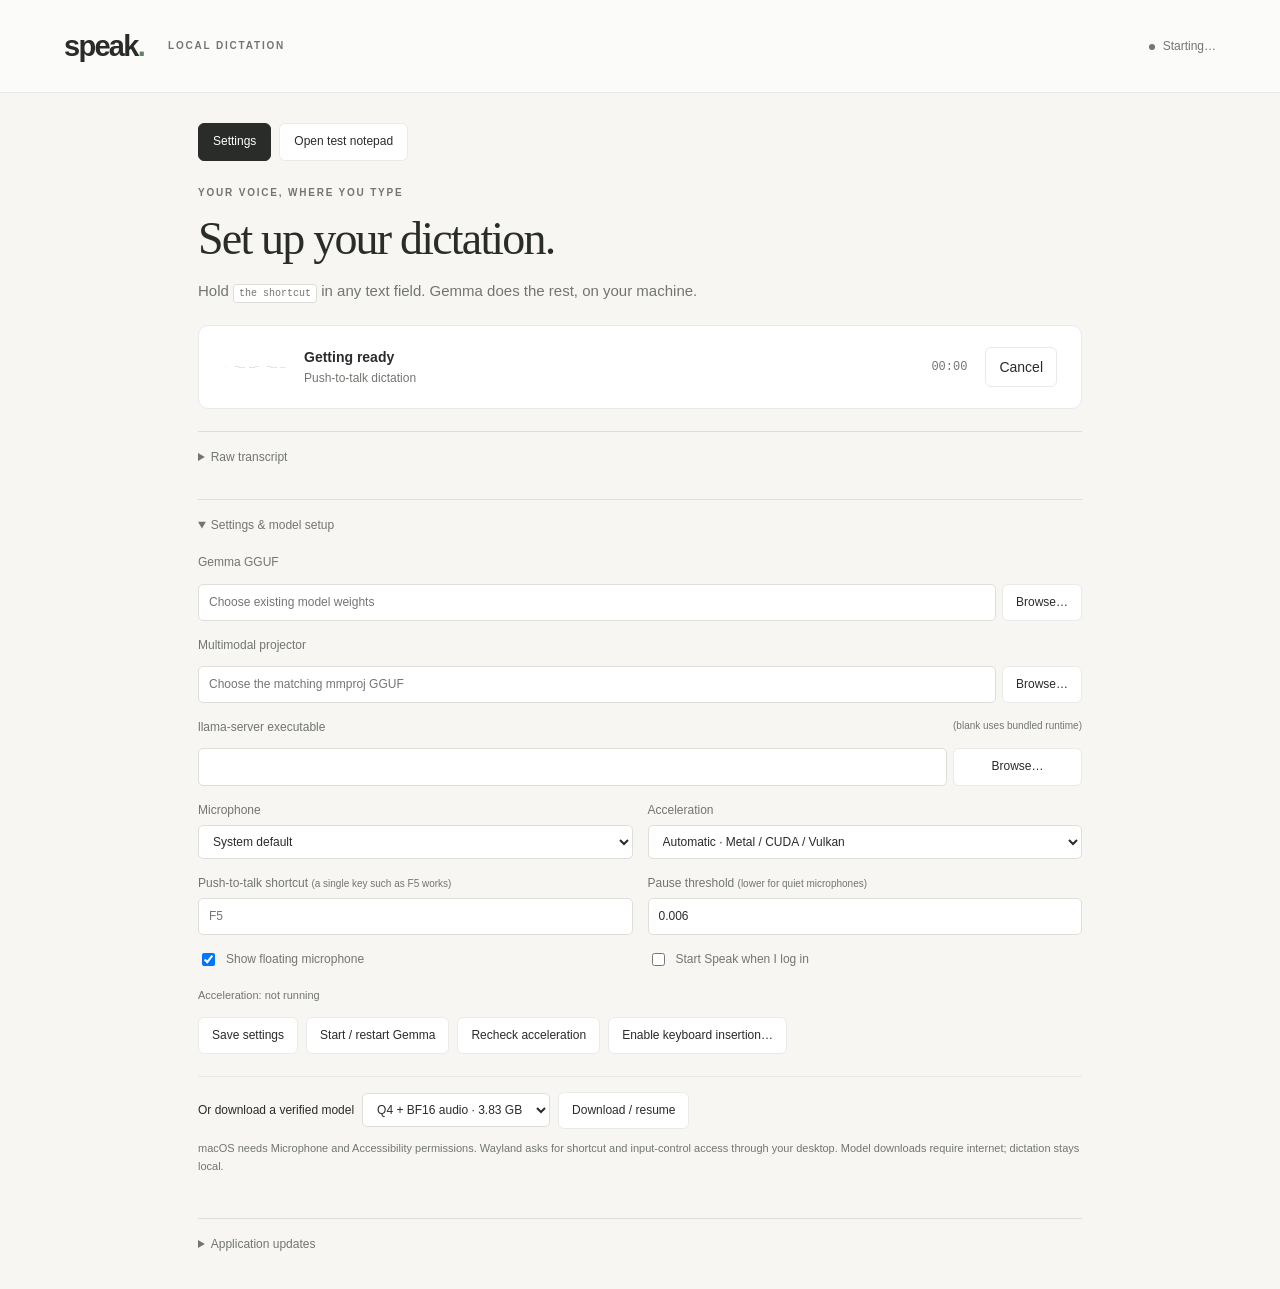
<file: web/desktop.html>
<!doctype html>
<html lang="en"><head><meta charset="utf-8"><meta name="viewport" content="width=device-width,initial-scale=1"><title>Speak</title>
<link rel="stylesheet" href="style.css"><link rel="stylesheet" href="desktop.css"><link rel="stylesheet" href="waveform.css"><script type="module" src="desktop.js"></script></head>
<body><header class="topbar"><span class="wordmark">speak<span>.</span></span><span class="local-label">LOCAL DICTATION</span><span id="model-status" class="model-status">Starting…</span></header>
<main><nav class="view-nav" aria-label="Speak views"><button id="open-settings" aria-controls="settings-panel" aria-pressed="true">Settings</button><button id="open-test" aria-controls="test-view" aria-pressed="false">Open test notepad</button></nav>
<section class="intro"><p class="eyebrow">YOUR VOICE, WHERE YOU TYPE</p><h1 id="page-title">Set up your dictation.</h1><p>Hold <kbd id="shortcut-label">the shortcut</kbd> in any text field. Gemma does the rest, on your machine.</p></section>
<section class="dictation"><div class="recording-info"><div id="meter" class="waveform" aria-hidden="true"><svg viewBox="0 0 240 32" preserveAspectRatio="none"><path d="M0 16 C10 0 20 0 30 16 S50 32 60 16 S80 0 90 16 S110 32 120 16 S140 0 150 16 S170 32 180 16 S200 0 210 16 S230 32 240 16"/></svg></div><div><p id="status" role="status" aria-live="polite">Getting ready</p><p id="detail">Push-to-talk dictation</p></div></div><span id="timer" class="timer">00:00</span><button id="hold" class="primary" type="button" hidden>Hold to test</button><button id="cancel" type="button">Cancel</button></section>
<p id="notice" class="notice" role="status"></p>
<div id="recovery" class="recovery" hidden><button id="retry">Retry processing</button><button id="copy-raw">Copy raw transcript</button><button id="save-audio">Save audio</button><button id="insert">Insert result in 3s</button><button id="discard">Discard</button></div>
<section id="test-view" hidden><section class="notepad"><div class="note-toolbar"><label for="note">Test notepad</label><div class="actions"><button id="copy">Copy</button><button id="export">Export .txt</button></div></div><textarea id="note" dir="auto" placeholder="Hold the microphone button or F5 while this test notepad is focused. Your polished words will appear here."></textarea><div class="note-footer"><span id="saved">Saved on this device</span><span>Closing this window keeps Speak running.</span></div></section></section>
<details><summary>Raw transcript</summary><textarea id="raw" dir="auto" readonly aria-label="Raw transcript"></textarea></details>
<details id="settings-panel" open><summary>Settings & model setup</summary><div class="settings-grid">
<label>Gemma GGUF<input id="model" type="text" placeholder="Choose existing model weights"><button data-pick="model">Browse…</button></label>
<label>Multimodal projector<input id="projector" type="text" placeholder="Choose the matching mmproj GGUF"><button data-pick="projector">Browse…</button></label>
<label>llama-server executable <span>(blank uses bundled runtime)</span><input id="executable" type="text"><button data-pick="executable">Browse…</button></label>
<label>Microphone<select id="microphone"><option value="">System default</option></select></label>
<label>Acceleration<select id="acceleration"><option value="auto">Automatic · Metal / CUDA / Vulkan</option><option value="cpu">CPU only</option></select></label>
<label>Push-to-talk shortcut <span>(a single key such as F5 works)</span><input id="shortcut" type="text" placeholder="F5"></label>
<label>Pause threshold <span>(lower for quiet microphones)</span><input id="threshold" type="number" min="0.0001" max="0.1" step="0.001" value="0.006"></label>
<label class="check"><input id="floating" type="checkbox" checked>Show floating microphone</label><label class="check"><input id="autostart" type="checkbox">Start Speak when I log in</label>
</div><p id="acceleration-status" class="hint" role="status">Acceleration: not running</p><div class="recovery"><button id="save-settings">Save settings</button><button id="start-model">Start / restart Gemma</button><button id="recheck-gpu">Recheck acceleration</button><button id="enable-input">Enable keyboard insertion…</button></div>
<div class="download"><label for="preset">Or download a verified model</label><select id="preset"><option value="q4">Q4 + BF16 audio · 3.83 GB</option><option value="q4-small">Q4 + Q8 audio · 3.40 GB</option><option value="q8">Q8 + BF16 audio · 5.95 GB</option></select><button id="download-model">Download / resume</button><p id="download-status" role="status"></p></div>
<p class="hint">macOS needs Microphone and Accessibility permissions. Wayland asks for shortcut and input-control access through your desktop. Model downloads require internet; dictation stays local.</p><p id="data-dir" class="hint"></p></details>
<details><summary>Application updates</summary><p class="hint">Checks GitHub Releases only when requested. Updates preserve downloaded models and restart Speak after dictation is finished.</p><div class="recovery"><button id="check-update">Check for updates</button><button id="install-update" disabled>Install update & restart</button></div><p id="update-status" class="hint" role="status"></p></details>
</main>
<dialog id="setup-dialog" aria-labelledby="setup-title" aria-describedby="setup-description">
<p class="eyebrow">LOCAL VOICE DICTATION</p><h1 id="setup-title">Welcome to Speak.</h1>
<p id="setup-description">Download the voice model to start dictating. About 3.83 GB for the default Q4 + BF16 audio model. Internet is needed for setup; dictation works offline afterward.</p>
<progress id="setup-progress" max="100" value="0" hidden aria-label="Voice model setup progress"></progress>
<p id="setup-status" role="status" aria-live="polite"></p>
<div class="setup-actions"><button id="setup-download" class="primary" autofocus>Download and set up · 3.83 GB</button><button id="setup-existing">Use existing model files</button><button id="setup-later">Later</button></div>
</dialog></body></html>
</file>
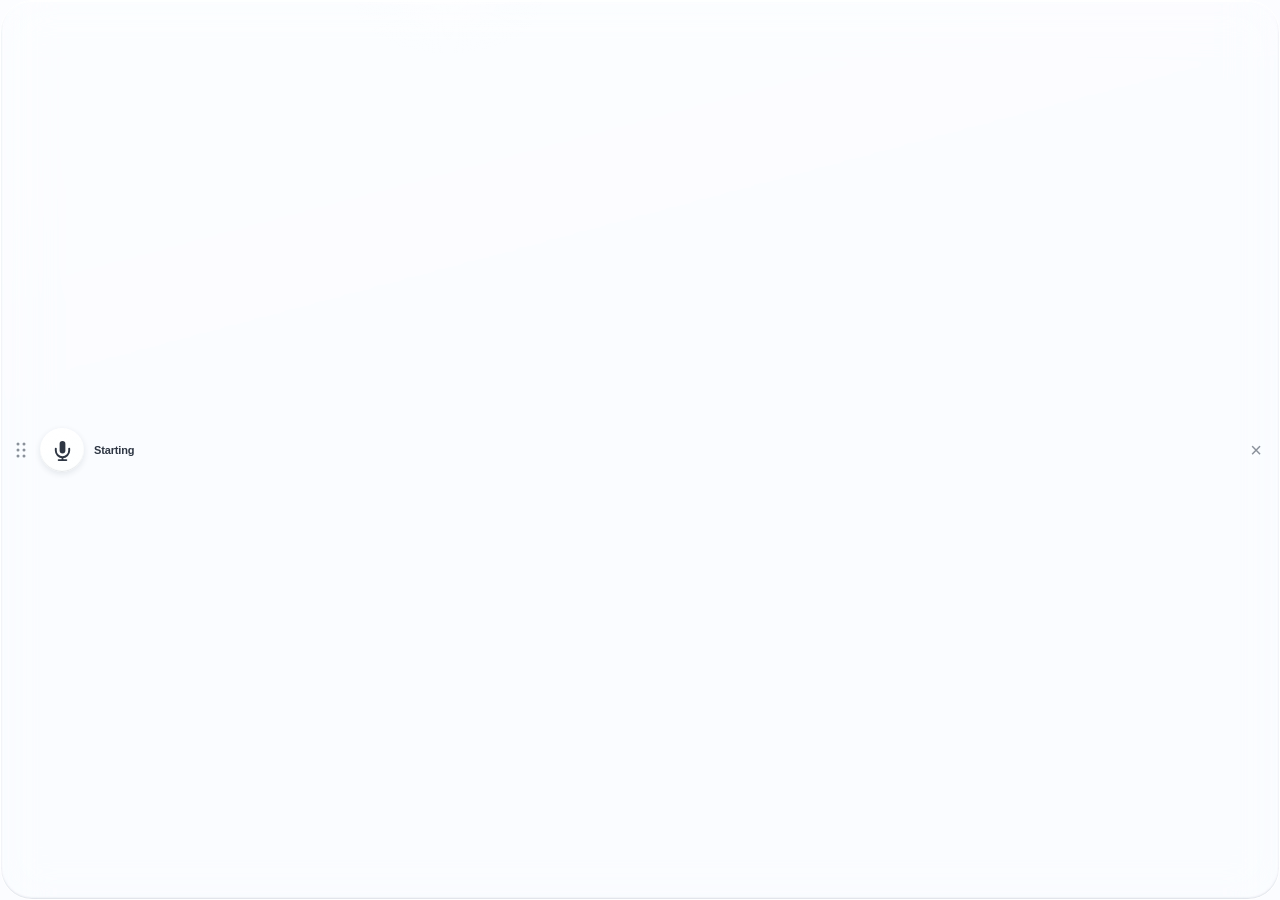
<file: web/indicator.html>
<!doctype html><html lang="en"><head><meta charset="utf-8"><meta name="viewport" content="width=device-width,initial-scale=1"><title>Speak microphone</title><link rel="stylesheet" href="indicator.css"><link rel="stylesheet" href="waveform.css"><script type="module" src="indicator.js"></script></head>
<body><button id="drag-handle" data-tauri-drag-region="deep" aria-label="Drag to move microphone" title="Drag to move"><svg viewBox="0 0 12 24" width="12" height="24" aria-hidden="true" fill="currentColor"><circle cx="3" cy="6" r="1.5"/><circle cx="9" cy="6" r="1.5"/><circle cx="3" cy="12" r="1.5"/><circle cx="9" cy="12" r="1.5"/><circle cx="3" cy="18" r="1.5"/><circle cx="9" cy="18" r="1.5"/></svg></button><button id="mic" aria-label="Hold microphone to dictate" title="Hold to speak, release to insert"><svg viewBox="0 0 24 24" width="23" height="23" aria-hidden="true"><rect x="9" y="2" width="6" height="13" rx="3" fill="currentColor"/><path d="M5 10v2a7 7 0 0 0 14 0v-2M12 19v3M8 22h8" fill="none" stroke="currentColor" stroke-width="2" stroke-linecap="round"/></svg></button><span id="status" data-tauri-drag-region role="status" aria-live="polite" title="Drag to move">Starting</span><div id="waveform" class="waveform" data-tauri-drag-region="deep" aria-hidden="true" title="Recording · drag to move"><svg viewBox="0 0 240 32" preserveAspectRatio="none"><path d="M0 16 C10 0 20 0 30 16 S50 32 60 16 S80 0 90 16 S110 32 120 16 S140 0 150 16 S170 32 180 16 S200 0 210 16 S230 32 240 16"/></svg></div><button id="cancel" aria-label="Close floating microphone" title="Close microphone and cancel dictation">×</button></body></html>
</file>
<file: web/style.css>
:root{color-scheme:light;--paper:#f7f6f3;--ink:#292c28;--muted:#72766f;--line:#eaeaea;--green:#edf3ec}
*{box-sizing:border-box}body{margin:0;background:var(--paper);color:var(--ink);font-family:-apple-system,BlinkMacSystemFont,"Helvetica Neue",sans-serif;font-size:14px;line-height:1.6}button,textarea{font:inherit}button{cursor:pointer;border:1px solid var(--line);border-radius:6px;padding:8px 13px;background:#fff;color:var(--ink);transition:background .15s}button:hover{background:#f0efeb}button:active{transform:scale(.98)}button:disabled{opacity:.45;cursor:default}button:focus-visible,summary:focus-visible,a:focus-visible{outline:2px solid #59705a;outline-offset:4px}[hidden]{display:none!important}.topbar{display:flex;align-items:center;gap:24px;padding:23px 5vw;border-bottom:1px solid var(--line);background:#fbfbfa}.wordmark{font-size:29px;font-weight:650;letter-spacing:-1.7px;text-decoration:none;color:var(--ink)}.wordmark span{color:#648265}.local-label,.eyebrow{font-size:10px;letter-spacing:1.8px;font-weight:600;color:var(--muted)}.model-status{margin-left:auto;font-size:12px;color:var(--muted)}.model-status.ready{color:#346538}.model-status::before{content:"";display:inline-block;width:6px;height:6px;border-radius:50%;background:currentColor;margin-right:8px}main{max-width:940px;padding:58px 28px 24px;margin:auto}.intro{margin-bottom:32px}.eyebrow{margin:0 0 12px}h1{font-family:Georgia,"Times New Roman",serif;font-size:clamp(32px,5vw,46px);font-weight:400;letter-spacing:-1.8px;line-height:1.15;margin:0 0 14px}.intro>p:last-child{color:var(--muted);margin:0;font-size:15px}.notepad{background:#fff;border:1px solid var(--line);border-radius:10px;overflow:hidden}.note-toolbar{display:flex;align-items:center;justify-content:space-between;padding:15px 24px;border-bottom:1px solid var(--line)}.note-toolbar label{font-weight:550}.actions{display:flex;gap:9px;align-items:center}.actions button{font-size:12px;padding:5px 10px}.actions>span{color:var(--muted);font-size:11px;margin-right:8px}#note{display:block;width:100%;height:300px;resize:vertical;min-height:220px;max-height:70vh;border:0;background:transparent;padding:27px 30px;font-size:19px;line-height:1.8;color:var(--ink);outline:none}#note:focus{box-shadow:inset 3px 0 #b7c8b4}textarea::placeholder{color:#a4a69f}.note-footer{display:flex;justify-content:space-between;padding:12px 24px;color:var(--muted);font-size:11px;border-top:1px solid var(--line)}.dictation{display:flex;gap:18px;align-items:center;background:#fff;border:1px solid var(--line);border-radius:10px;padding:20px 24px;margin-top:16px}.recording-info{display:flex;align-items:center;gap:17px;flex:1}.recording-info p{margin:0}#status{font-weight:550}#detail{font-size:12px;color:var(--muted)}.meter{height:34px;width:40px;display:flex;align-items:center;gap:3px}.meter i{width:4px;height:8px;border-radius:2px;background:#a5b59f;transform:scaleY(var(--level,1));transition:transform .08s}.meter i:nth-child(2),.meter i:nth-child(4){height:14px}.meter i:nth-child(3){height:20px}.timer{font-family:"SF Mono",Menlo,monospace;font-size:12px;color:var(--muted)}.primary{display:flex;align-items:center;justify-content:center;gap:9px;background:#292c28;color:white;border:0;padding:12px 18px;min-width:168px}.primary:hover{background:#41483c}.primary[aria-pressed="true"]{background:#9f2f2d}.shortcut{font-size:11px;color:var(--muted);text-align:center;margin:15px 0 28px}kbd{font:10px "SF Mono",Menlo,monospace;background:#fff;border:1px solid #dddcd7;border-radius:3px;padding:3px 5px}.shortcut span{margin-left:5px}.error{background:#fdebec;color:#9f2f2d;padding:13px 17px;border-radius:6px;overflow-wrap:anywhere}.recovery{display:flex;gap:8px;flex-wrap:wrap;margin:12px 0 22px}.recovery button{font-size:12px}details{border-top:1px solid #dedfd8;padding-top:16px}summary{cursor:pointer;font-size:12px;color:var(--muted)}summary span{float:right;font-size:11px}#raw{width:100%;height:130px;border:1px solid var(--line);border-radius:6px;background:#fbfbfa;color:var(--ink);padding:16px;margin:16px 0 8px;resize:vertical}details button{font-size:12px}footer{display:flex;justify-content:space-between;color:var(--muted);font-size:10px;margin-top:32px;letter-spacing:.1px}@media(max-width:620px){.topbar{padding:15px 22px;gap:12px}.local-label{display:none}main{padding:32px 16px 20px}.note-toolbar{padding:12px 16px}.actions>span{display:none}#note{padding:20px;font-size:17px}.dictation{padding:16px;flex-wrap:wrap}.recording-info{min-width:70%}.primary{width:100%}.note-footer>span:last-child{display:none}.shortcut span{display:none}footer{display:block}footer span{display:block}}@media(prefers-reduced-motion:reduce){*{transition:none!important}button:active{transform:none}}
</file>
<file: web/desktop.css>
main{padding-top:30px}.intro{margin-bottom:22px}#note{height:200px;min-height:150px}.dictation{margin-bottom:10px}details{margin-top:22px;padding-bottom:10px}.settings-grid{display:grid;grid-template-columns:1fr 1fr;gap:15px;margin:18px 0}.settings-grid label{display:block;font-size:12px;color:var(--muted)}.settings-grid label:nth-child(-n+3){grid-column:1/-1;display:grid;grid-template-columns:1fr auto;gap:6px}.settings-grid label:nth-child(-n+3)>input{grid-column:1}.settings-grid label>span{font-size:10px}.settings-grid input:not([type=checkbox]),select{display:block;width:100%;padding:8px 10px;margin-top:5px;border:1px solid #dedfd8;border-radius:5px;background:#fff;color:var(--ink);font:inherit}.settings-grid label.check{display:flex;gap:8px;align-items:center}.notice{font-size:12px;color:#956400;overflow-wrap:anywhere;min-height:20px}.hint{font-size:11px;color:var(--muted);overflow-wrap:anywhere}.download{border-top:1px solid var(--line);padding-top:15px;font-size:12px}.download select{display:inline-block;width:auto;margin:0 8px}#download-status{font-size:11px;color:var(--muted)}.primary{user-select:none;touch-action:none}.primary[aria-pressed=true]{background:#9f2f2d}.settings-grid button{align-self:end}#raw{background:white}#notice:empty{display:none}@media(max-width:620px){.settings-grid{grid-template-columns:1fr}.download select{display:block;width:100%;margin:10px 0}}
.view-nav{display:flex;gap:8px;margin:0 0 24px}.view-nav button{font-size:12px;padding:8px 14px}.view-nav button[aria-pressed=true]{background:var(--ink);color:white;border-color:var(--ink)}
#setup-dialog{width:min(540px,calc(100% - 32px));max-height:calc(100% - 32px);overflow:auto;padding:32px;border:1px solid var(--line);border-radius:16px;background:var(--paper);color:var(--ink);box-shadow:0 18px 70px #0002}
#setup-dialog::backdrop{background:#19201966}
#setup-dialog h1{font-size:36px;letter-spacing:-1.2px}
#setup-description{color:var(--muted);line-height:1.7}
#setup-status{font-size:13px;overflow-wrap:anywhere}
#setup-dialog[data-stage=error] #setup-status{color:#9f2f2d}
#setup-progress{display:block;width:100%;height:8px;margin:24px 0 12px;accent-color:#526a4e}
.setup-actions{display:flex;flex-wrap:wrap;gap:10px;margin-top:24px}
.setup-actions .primary{flex-basis:100%;padding:12px 16px}
@media(max-width:540px){#setup-dialog{padding:24px}.setup-actions button{flex:1}}
</file>
<file: web/waveform.css>
.waveform{width:64px;height:32px;flex-shrink:0;overflow:hidden;color:var(--wave-color,currentColor);mask-image:linear-gradient(90deg,transparent,#000 12%,#000 88%,transparent)}
.waveform svg{display:block;width:200%;height:100%;pointer-events:none;animation:wave-travel 1.6s linear infinite paused}
.waveform path{fill:none;stroke:currentColor;stroke-width:2;stroke-linecap:round;transform:scaleY(var(--wave-level,.08));transform-origin:center;transform-box:fill-box;transition:transform 100ms ease-out}
body[data-phase=recording] .waveform svg{animation-play-state:running}
@keyframes wave-travel{to{transform:translateX(-50%)}}
@media(prefers-reduced-motion:reduce){.waveform svg{animation:none}.waveform path{transition:none;transform:scaleY(.4)}}
</file>
<file: web/indicator.css>
:root{
  color-scheme:light dark;
  --ink:rgba(25,34,48,.91);
  --muted:rgba(35,46,62,.52);
  --glass:rgba(246,249,255,.4);
  --rim:rgba(255,255,255,.8);
  --button:rgba(255,255,255,.67);
  --accent:#2474d8;
}
*{box-sizing:border-box}
html{height:100%;background:transparent}
body{
  position:relative;isolation:isolate;overflow:hidden;margin:0;height:100%;
  display:flex;align-items:center;gap:10px;padding:9px 11px;
  border:1px solid var(--rim);border-radius:32px;
  background:linear-gradient(165deg,rgba(255,255,255,.3),transparent 55%),var(--glass);
  box-shadow:inset 0 1px 1px rgba(255,255,255,.88),inset 0 -1px 2px rgba(34,54,78,.15);
  backdrop-filter:blur(24px) saturate(175%);-webkit-backdrop-filter:blur(24px) saturate(175%);
  color:var(--ink);font:12px -apple-system,BlinkMacSystemFont,"Helvetica Neue",sans-serif;
}
body::before{
  content:"";position:absolute;inset:0;z-index:-1;border-radius:inherit;pointer-events:none;
  background:radial-gradient(125px 70px at var(--shine-x,35%) var(--shine-y,0%),rgba(255,255,255,.42),transparent 75%);
}
body::after{
  content:"";position:absolute;inset:2px;border:1px solid rgba(255,255,255,.2);
  border-radius:inherit;pointer-events:none;
}
button{
  position:relative;display:flex;align-items:center;justify-content:center;flex-shrink:0;
  border:0;font:inherit;color:var(--ink);cursor:pointer;user-select:none;touch-action:none;
  -webkit-tap-highlight-color:transparent;transition:transform .18s ease,opacity .18s ease;
}
button:disabled{opacity:.38;cursor:default}
#mic{
  width:44px;height:44px;padding:0;border-radius:50%;
  background:linear-gradient(150deg,rgba(255,255,255,.75),rgba(255,255,255,.17)),var(--button);
  box-shadow:inset 0 1px 1px rgba(255,255,255,.95),inset 0 -1px 1px rgba(34,54,78,.12),0 2px 6px rgba(23,39,61,.1);
}
#mic:hover:not(:disabled){transform:scale(1.04)}
#mic:active:not(:disabled){transform:scale(.95)}
#mic[aria-pressed=true]{color:#bd3149;background:linear-gradient(145deg,rgba(255,255,255,.68),rgba(255,228,234,.5)),rgba(255,205,218,.64)}
#mic::after{content:"";position:absolute;inset:-2px;border-radius:inherit;pointer-events:none}
body[data-phase=recording] #mic::after{border:1.5px solid rgba(202,51,83,.4);animation:breathe 1.4s ease-in-out infinite}
body[data-phase=processing] #mic::after{border:1.5px solid transparent;border-top-color:var(--accent);border-right-color:var(--accent);animation:spin 1.1s linear infinite}
#drag-handle{width:18px;height:42px;padding:0;border-radius:10px;background:transparent;color:var(--muted);cursor:grab}
#drag-handle:hover{color:var(--ink)}
#drag-handle:active{cursor:grabbing}
#drag-handle svg,#mic svg{pointer-events:none}
#status{flex:1;min-width:0;font-size:11px;font-weight:550;letter-spacing:-.15px;overflow:hidden;text-overflow:ellipsis;white-space:nowrap;cursor:grab;user-select:none}
#waveform{display:none;flex:1;min-width:0;cursor:grab;--wave-color:#bd3149}
body[data-phase=recording] #waveform{display:block}
body[data-phase=recording] #status{position:absolute;width:1px;height:1px;clip-path:inset(50%)}
#cancel{width:24px;height:30px;padding:0;border-radius:50%;background:transparent;color:var(--muted);font-size:20px;font-weight:300}
#cancel:hover:not(:disabled){background:rgba(128,143,166,.12);color:var(--ink)}
button:focus-visible{outline:2px solid var(--accent);outline-offset:2px}
@keyframes breathe{0%,100%{opacity:.45;transform:scale(.98)}50%{opacity:1;transform:scale(1.07)}}
@keyframes spin{to{transform:rotate(360deg)}}
@media(prefers-color-scheme:dark){
  :root{--ink:rgba(248,250,255,.94);--muted:rgba(219,229,245,.56);--glass:rgba(29,36,49,.42);--rim:rgba(255,255,255,.25);--button:rgba(196,214,245,.12);--accent:#8fbdff}
  body{background:linear-gradient(160deg,rgba(255,255,255,.1),transparent 55%),var(--glass);box-shadow:inset 0 1px 1px rgba(255,255,255,.23),inset 0 -1px 2px rgba(0,0,0,.25)}
  body::before{opacity:.2}body::after{border-color:rgba(255,255,255,.06)}
  #mic{background:linear-gradient(150deg,rgba(255,255,255,.14),rgba(255,255,255,.02)),var(--button);box-shadow:inset 0 1px 1px rgba(255,255,255,.3),inset 0 -1px 1px rgba(0,0,0,.24),0 2px 6px rgba(0,0,0,.12)}
  #mic[aria-pressed=true]{color:#ffb3c2;background:linear-gradient(145deg,rgba(255,255,255,.12),transparent),rgba(185,58,85,.28)}
  #waveform{--wave-color:#ffb3c2}
}
@media(prefers-reduced-transparency:reduce){
  :root{--glass:#eef1f6;--ink:#202c3e;--muted:#626d7e}
  body{backdrop-filter:none;-webkit-backdrop-filter:none}
  body::before{display:none}
}
@media(prefers-reduced-transparency:reduce) and (prefers-color-scheme:dark){:root{--glass:#292f3b;--ink:#f3f6fc;--muted:#b7c2d6}}
@media(prefers-reduced-motion:reduce){*{animation:none!important;transition:none!important}}
</file>
